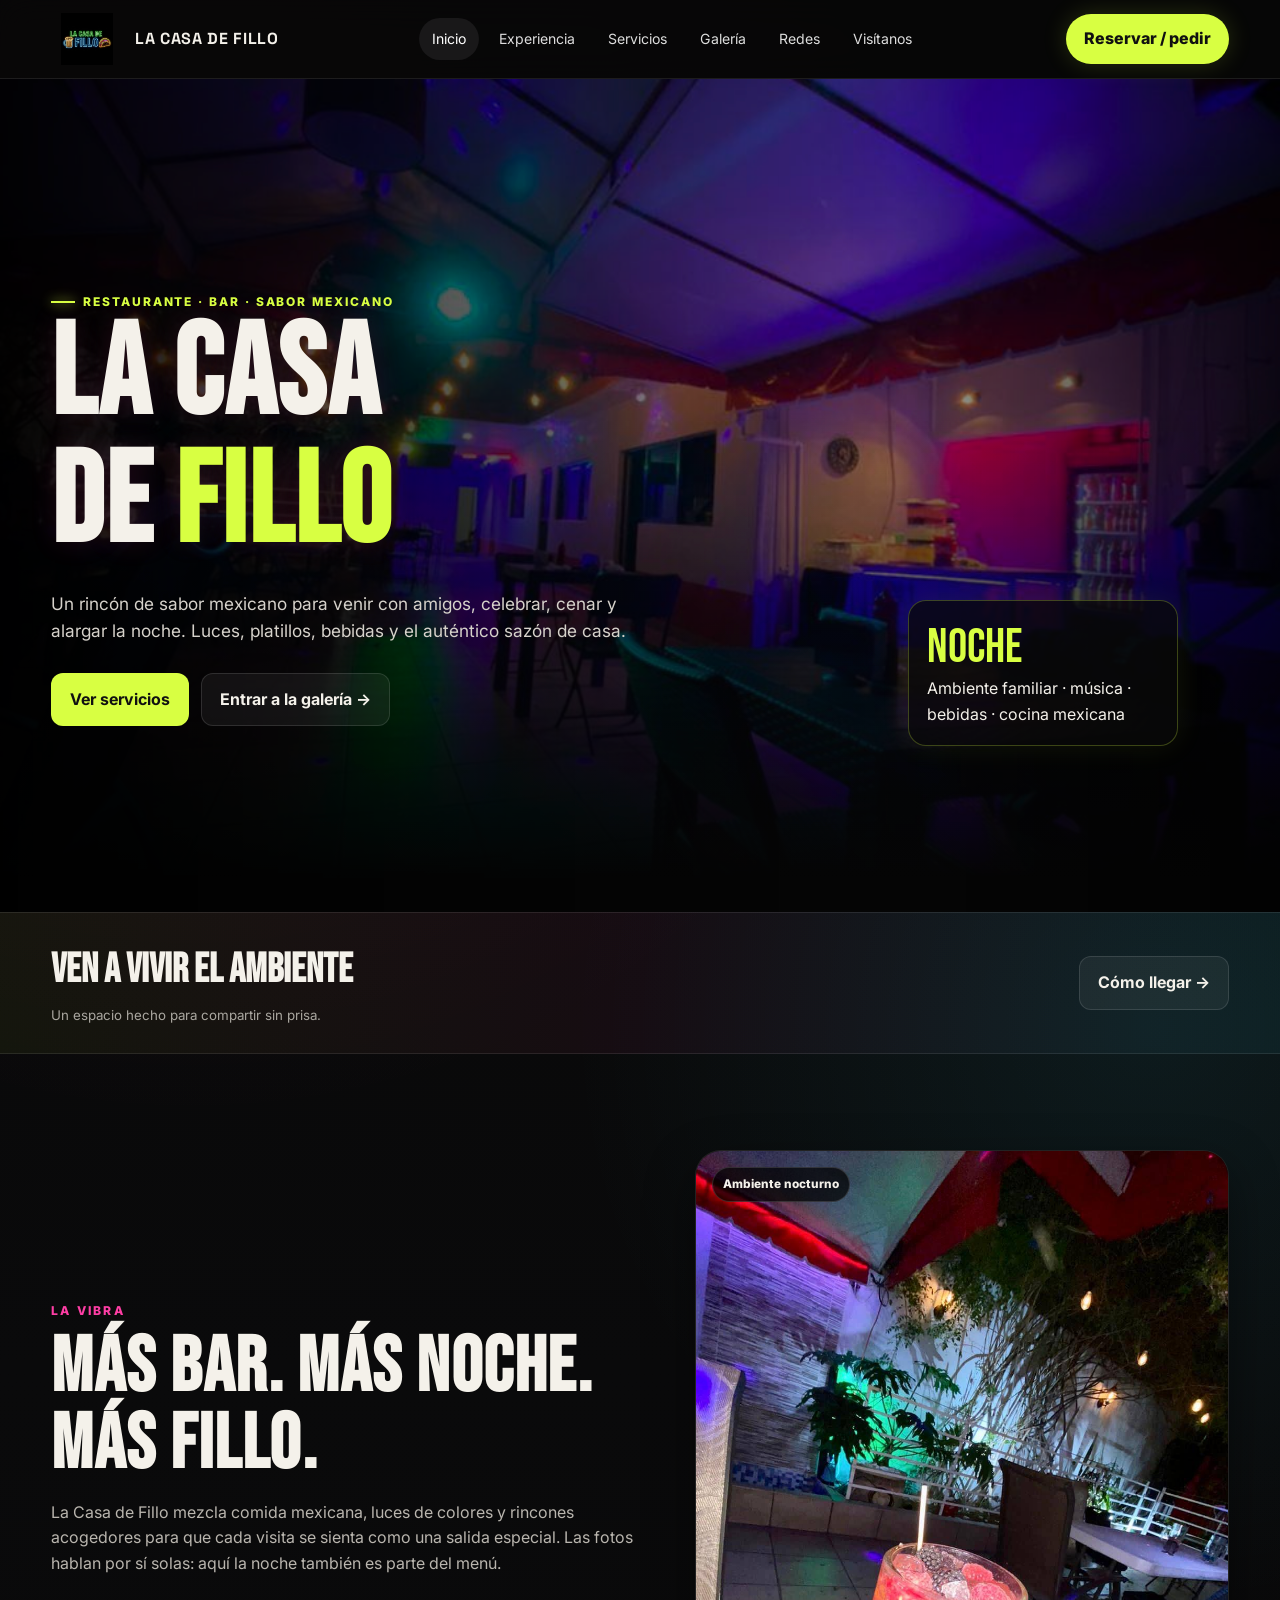
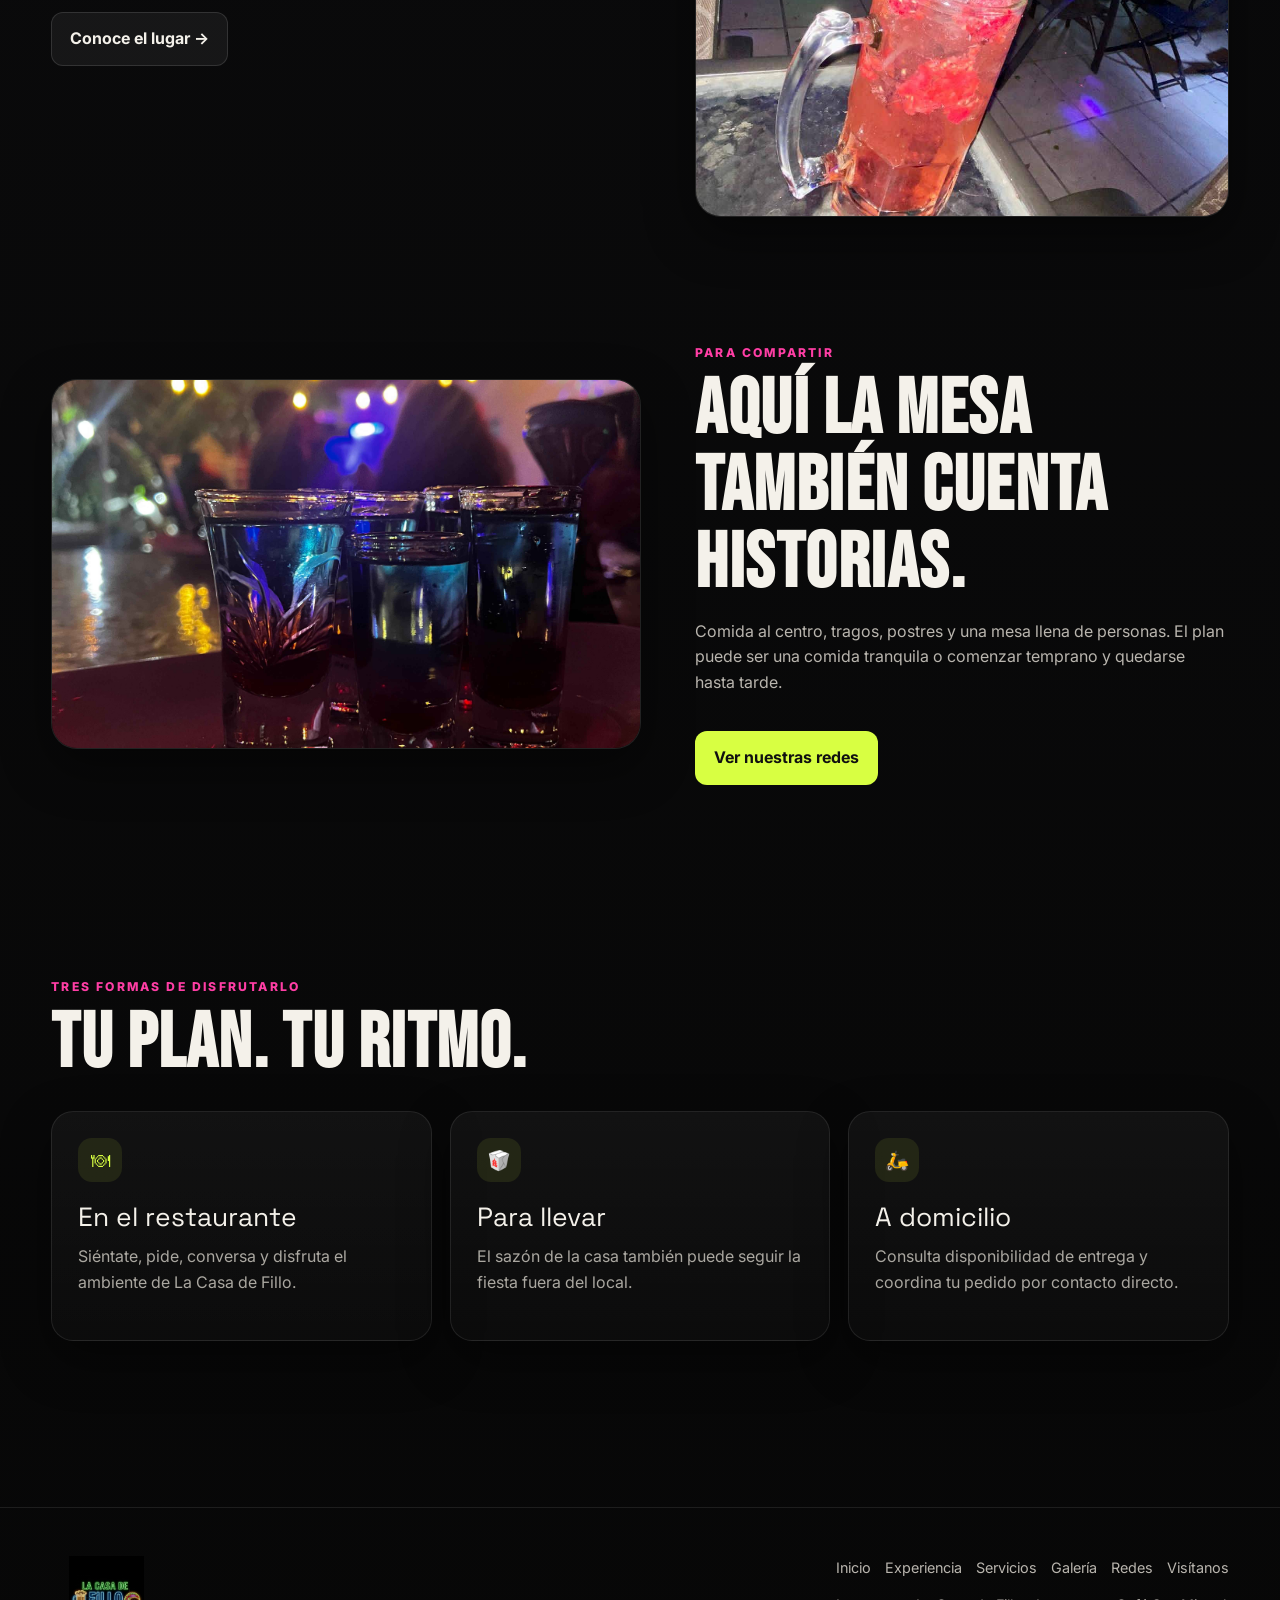
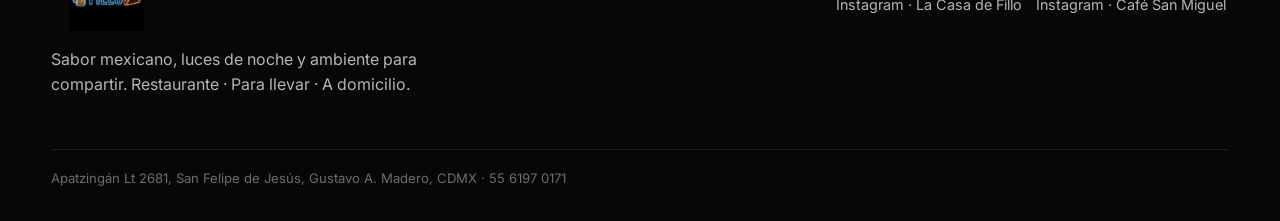
<file: index.html>
<!doctype html><html lang="es"><head><meta charset="UTF-8"><meta name="viewport" content="width=device-width, initial-scale=1.0"><meta name="theme-color" content="#070707"><title>Inicio · La Casa de Fillo</title><link rel="stylesheet" href="assets/styles.css"></head><body><header class="nav"><div class="container nav-inner"><a class="brand" href="index.html"><img src="assets/IMG-20261004-WA0051.jpg" alt="La Casa de Fillo"><span>LA CASA DE FILLO</span></a><button class="menu-toggle" aria-label="Abrir menú">☰</button><nav class="nav-links"><a href="index.html" class="active">Inicio</a><a href="experiencia.html" class="">Experiencia</a><a href="servicios.html" class="">Servicios</a><a href="galeria.html" class="">Galería</a><a href="redes.html" class="">Redes</a><a href="contacto.html" class="">Visítanos</a></nav><a class="cta" href="https://wa.me/525561970171" target="_blank" rel="noopener">Reservar / pedir</a></div></header>
<section class="hero"><div class="hero-bg"></div><div class="container" style="position:relative;z-index:2"><div class="hero-content"><div class="eyebrow">Restaurante · Bar · Sabor mexicano</div><h1 class="display">LA CASA<br>DE <span class="accent">FILLO</span></h1><p class="lead">Un rincón de sabor mexicano para venir con amigos, celebrar, cenar y alargar la noche. Luces, platillos, bebidas y el auténtico sazón de casa.</p><div class="hero-actions"><a class="btn btn-neon" href="servicios.html">Ver servicios</a><a class="btn" href="galeria.html">Entrar a la galería →</a></div></div><div class="floating-note"><div class="big">NOCHE</div><div>Ambiente familiar · música · bebidas · cocina mexicana</div></div></div></section>
<div class="band"><div class="container band-inner"><div><strong>VEN A VIVIR EL AMBIENTE</strong><div><small>Un espacio hecho para compartir sin prisa.</small></div></div><a class="btn" href="contacto.html">Cómo llegar →</a></div></div>
<section><div class="container split"><div><div class="section-kicker">La vibra</div><h2 class="section-title">Más bar. Más noche. Más Fillo.</h2><p class="section-copy">La Casa de Fillo mezcla comida mexicana, luces de colores y rincones acogedores para que cada visita se sienta como una salida especial. Las fotos hablan por sí solas: aquí la noche también es parte del menú.</p><div style="height:20px"></div><a class="btn" href="experiencia.html">Conoce el lugar →</a></div><div class="image-card tall"><span class="tag">Ambiente nocturno</span><img src="assets/IMG-20261004-WA0048.jpg" alt="Bebida y ambiente nocturno en La Casa de Fillo"></div></div></section>
<section style="padding-top:30px"><div class="container"><div class="split"><div class="image-card land"><img src="assets/IMG-20261004-WA0044.jpg" alt="Bebidas en mesa con luces del local"></div><div><div class="section-kicker">Para compartir</div><h2 class="section-title">Aquí la mesa también cuenta historias.</h2><p class="section-copy">Comida al centro, tragos, postres y una mesa llena de personas. El plan puede ser una comida tranquila o comenzar temprano y quedarse hasta tarde.</p><div style="height:20px"></div><a class="btn btn-neon" href="redes.html">Ver nuestras redes</a></div></div></div></section>
<section><div class="container"><div class="section-kicker">Tres formas de disfrutarlo</div><h2 class="section-title">TU PLAN. TU RITMO.</h2><div style="height:28px"></div><div class="cards"><article class="card"><div class="icon">🍽</div><h3>En el restaurante</h3><p>Siéntate, pide, conversa y disfruta el ambiente de La Casa de Fillo.</p></article><article class="card"><div class="icon">🥡</div><h3>Para llevar</h3><p>El sazón de la casa también puede seguir la fiesta fuera del local.</p></article><article class="card"><div class="icon">🛵</div><h3>A domicilio</h3><p>Consulta disponibilidad de entrega y coordina tu pedido por contacto directo.</p></article></div></div></section>
<footer class="footer"><div class="container"><div class="footer-top"><div><img src="assets/IMG-20261004-WA0051.jpg" alt="La Casa de Fillo"><p class="section-copy" style="max-width:430px;margin-top:8px">Sabor mexicano, luces de noche y ambiente para compartir. Restaurante · Para llevar · A domicilio.</p></div><div><div class="footer-nav"><a href="index.html">Inicio</a><a href="experiencia.html">Experiencia</a><a href="servicios.html">Servicios</a><a href="galeria.html">Galería</a><a href="redes.html">Redes</a><a href="contacto.html">Visítanos</a></div><div class="footer-nav" style="margin-top:14px"><a href="https://www.instagram.com/lacasadefillo/" target="_blank" rel="noopener">Instagram · La Casa de Fillo</a><a href="https://www.instagram.com/cafedesanmiguel/" target="_blank" rel="noopener">Instagram · Café San Miguel</a></div></div></div><div class="footnote">Apatzingán Lt 2681, San Felipe de Jesús, Gustavo A. Madero, CDMX · 55 6197 0171</div></div></footer><script src="assets/app.js"></script></body></html>
</file>
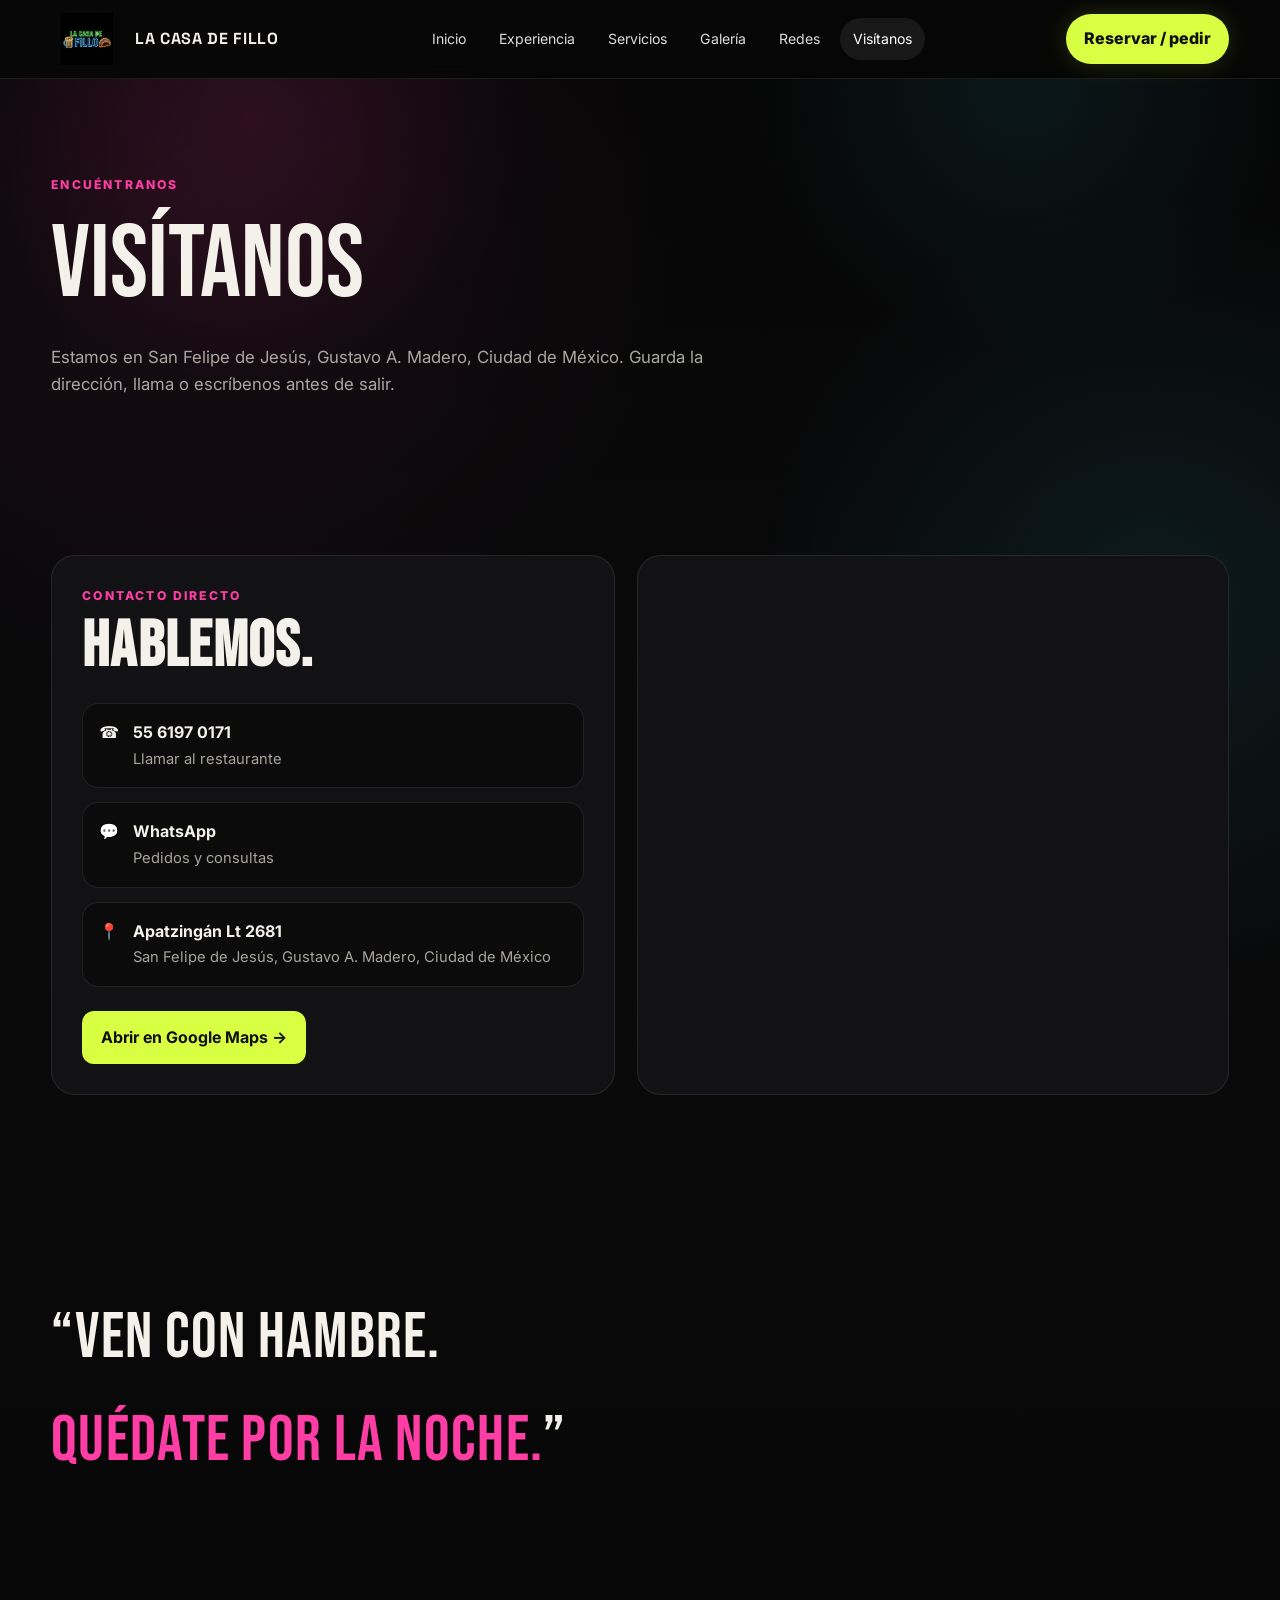
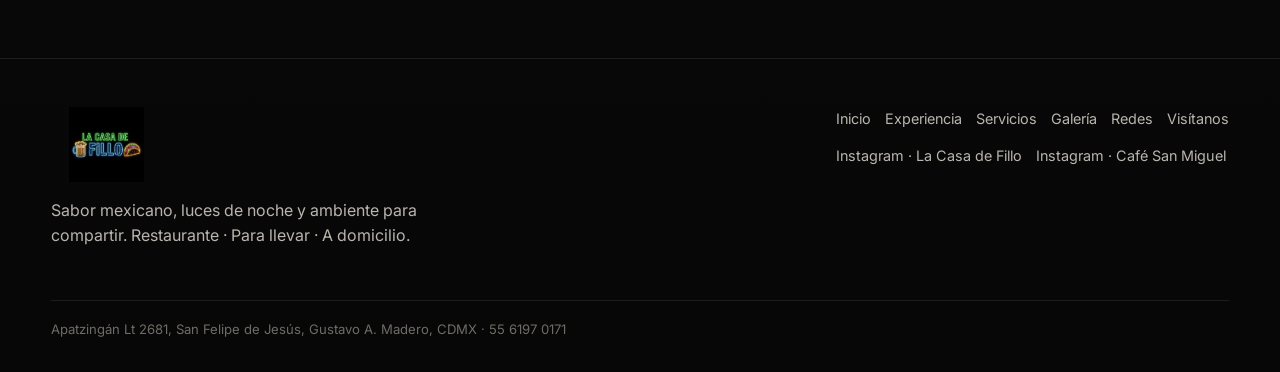
<file: contacto.html>
<!doctype html><html lang="es"><head><meta charset="UTF-8"><meta name="viewport" content="width=device-width, initial-scale=1.0"><meta name="theme-color" content="#070707"><title>Contacto y ubicación · La Casa de Fillo</title><link rel="stylesheet" href="assets/styles.css"></head><body><header class="nav"><div class="container nav-inner"><a class="brand" href="index.html"><img src="assets/IMG-20261004-WA0051.jpg" alt="La Casa de Fillo"><span>LA CASA DE FILLO</span></a><button class="menu-toggle" aria-label="Abrir menú">☰</button><nav class="nav-links"><a href="index.html" class="">Inicio</a><a href="experiencia.html" class="">Experiencia</a><a href="servicios.html" class="">Servicios</a><a href="galeria.html" class="">Galería</a><a href="redes.html" class="">Redes</a><a href="contacto.html" class="active">Visítanos</a></nav><a class="cta" href="https://wa.me/525561970171" target="_blank" rel="noopener">Reservar / pedir</a></div></header><header class="page-head"><div class="container"><div class="section-kicker">Encuéntranos</div><h1>VISÍTANOS</h1><p>Estamos en San Felipe de Jesús, Gustavo A. Madero, Ciudad de México. Guarda la dirección, llama o escríbenos antes de salir.</p></div></header><section><div class="container contact-grid"><div class="contact-card"><div class="section-kicker">Contacto directo</div><h2 class="section-title" style="font-size:4rem">HABLEMOS.</h2><div class="contact-list"><a class="contact-item" href="tel:+525561970171"><div>☎️</div><div><strong>55 6197 0171</strong><span>Llamar al restaurante</span></div></a><a class="contact-item" href="https://wa.me/525561970171" target="_blank" rel="noopener"><div>💬</div><div><strong>WhatsApp</strong><span>Pedidos y consultas</span></div></a><div class="contact-item"><div>📍</div><div><strong>Apatzingán Lt 2681</strong><span>San Felipe de Jesús, Gustavo A. Madero, Ciudad de México</span></div></div></div><a class="btn btn-neon" href="https://www.google.com/maps/search/?api=1&query=Apatzingan%20Lt%202681%2C%20San%20Felipe%20de%20Jesus%2C%20Gustavo%20A.%20Madero%2C%20Ciudad%20de%20Mexico" target="_blank" rel="noopener">Abrir en Google Maps →</a></div><div class="contact-card mapbox"><iframe title="Mapa de La Casa de Fillo" loading="lazy" src="https://www.google.com/maps?q=Apatzingan+Lt+2681,+San+Felipe+de+Jesus,+Gustavo+A.+Madero,+Ciudad+de+Mexico&output=embed"></iframe></div></div></section><section><div class="container"><div class="quote">“VEN CON HAMBRE.<br><span>QUÉDATE POR LA NOCHE.</span>”</div></div></section><footer class="footer"><div class="container"><div class="footer-top"><div><img src="assets/IMG-20261004-WA0051.jpg" alt="La Casa de Fillo"><p class="section-copy" style="max-width:430px;margin-top:8px">Sabor mexicano, luces de noche y ambiente para compartir. Restaurante · Para llevar · A domicilio.</p></div><div><div class="footer-nav"><a href="index.html">Inicio</a><a href="experiencia.html">Experiencia</a><a href="servicios.html">Servicios</a><a href="galeria.html">Galería</a><a href="redes.html">Redes</a><a href="contacto.html">Visítanos</a></div><div class="footer-nav" style="margin-top:14px"><a href="https://www.instagram.com/lacasadefillo/" target="_blank" rel="noopener">Instagram · La Casa de Fillo</a><a href="https://www.instagram.com/cafedesanmiguel/" target="_blank" rel="noopener">Instagram · Café San Miguel</a></div></div></div><div class="footnote">Apatzingán Lt 2681, San Felipe de Jesús, Gustavo A. Madero, CDMX · 55 6197 0171</div></div></footer><script src="assets/app.js"></script></body></html>
</file>
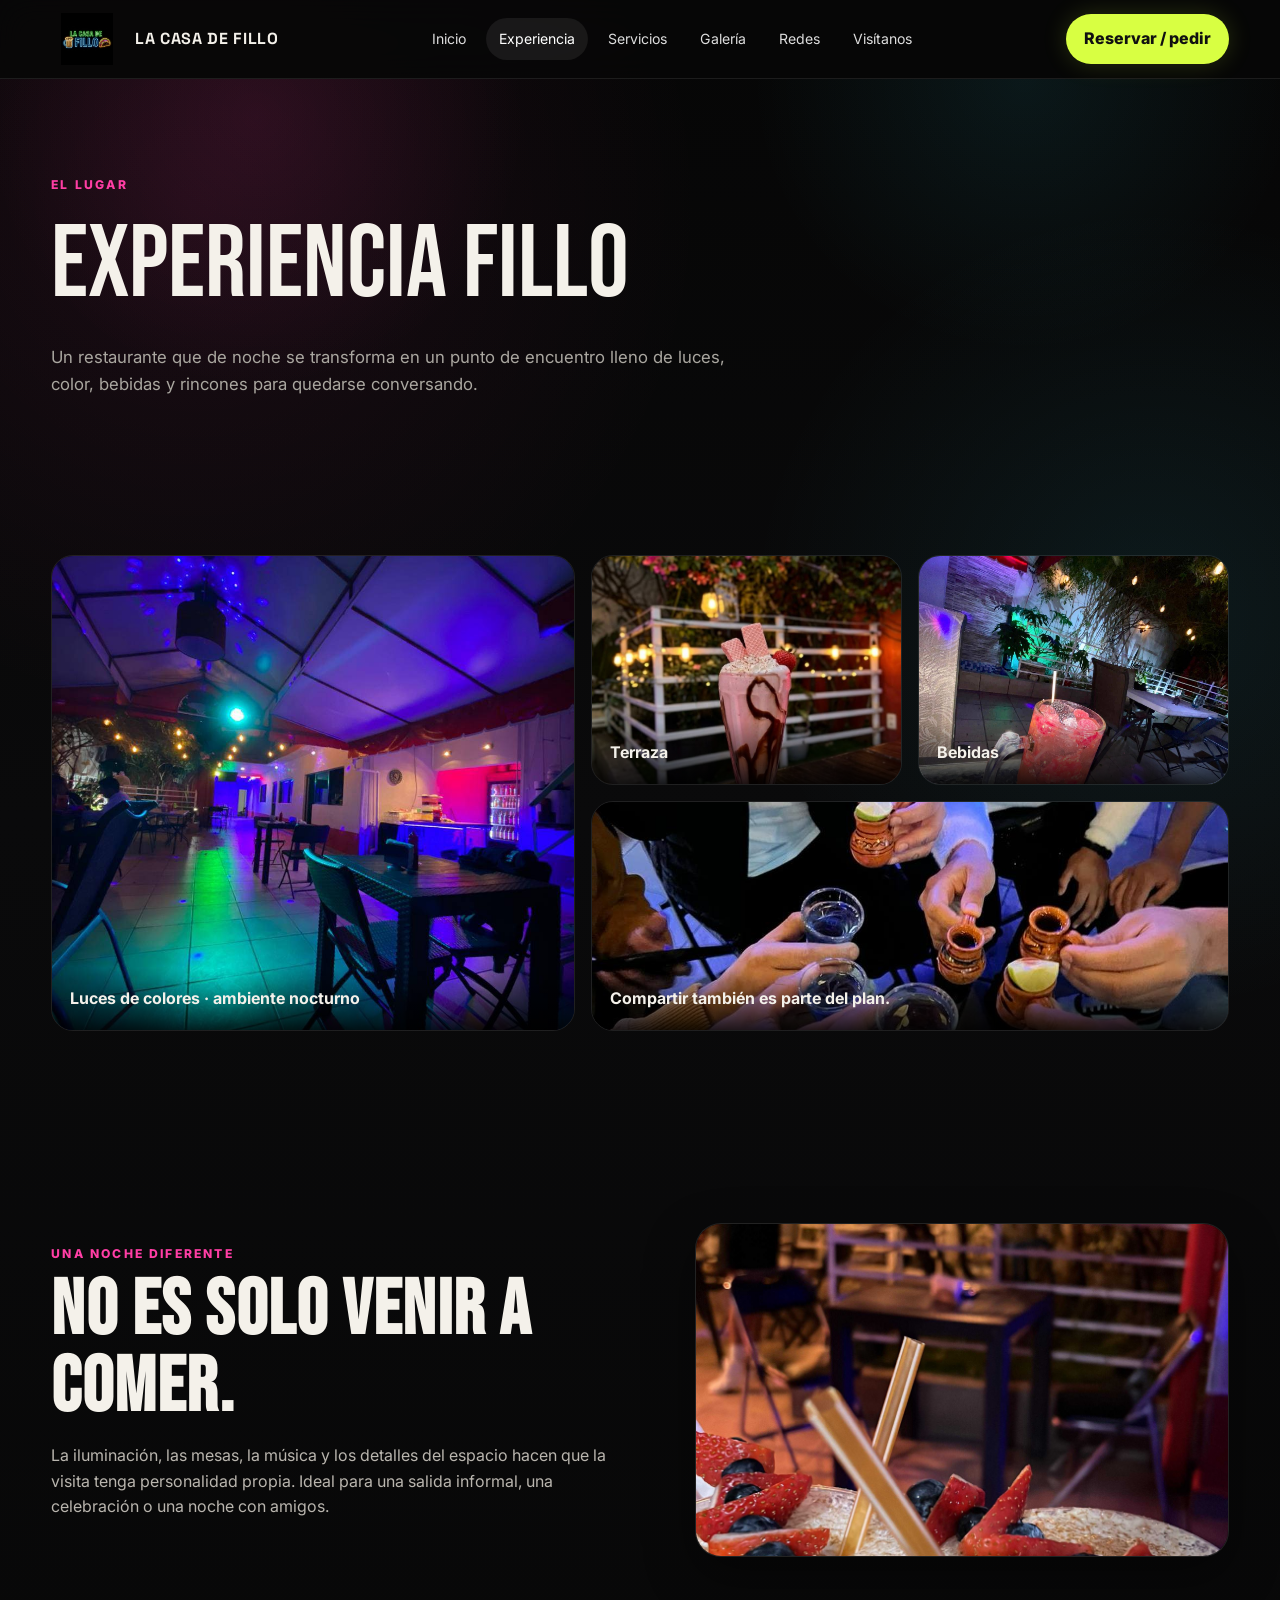
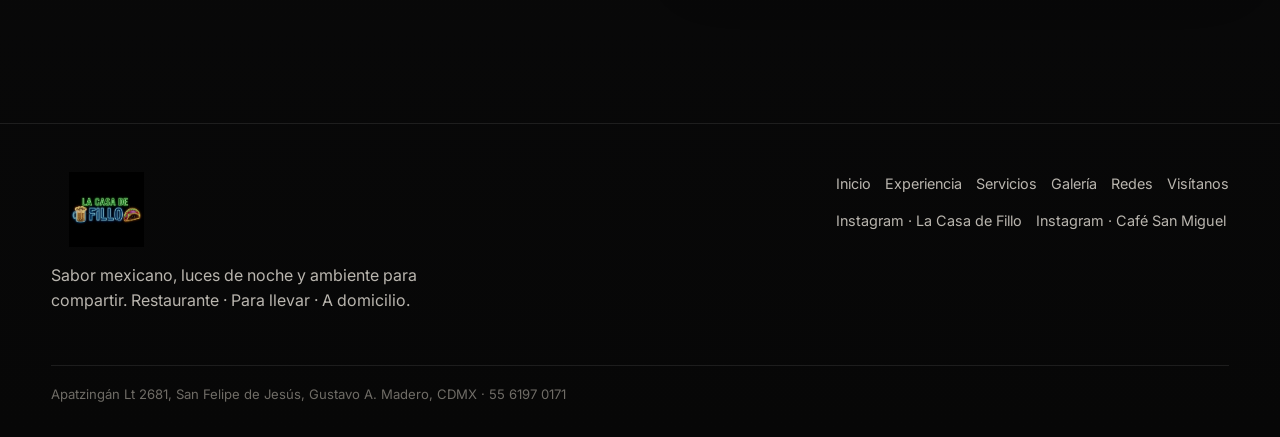
<file: experiencia.html>
<!doctype html><html lang="es"><head><meta charset="UTF-8"><meta name="viewport" content="width=device-width, initial-scale=1.0"><meta name="theme-color" content="#070707"><title>Experiencia · La Casa de Fillo</title><link rel="stylesheet" href="assets/styles.css"></head><body><header class="nav"><div class="container nav-inner"><a class="brand" href="index.html"><img src="assets/IMG-20261004-WA0051.jpg" alt="La Casa de Fillo"><span>LA CASA DE FILLO</span></a><button class="menu-toggle" aria-label="Abrir menú">☰</button><nav class="nav-links"><a href="index.html" class="">Inicio</a><a href="experiencia.html" class="active">Experiencia</a><a href="servicios.html" class="">Servicios</a><a href="galeria.html" class="">Galería</a><a href="redes.html" class="">Redes</a><a href="contacto.html" class="">Visítanos</a></nav><a class="cta" href="https://wa.me/525561970171" target="_blank" rel="noopener">Reservar / pedir</a></div></header><header class="page-head"><div class="container"><div class="section-kicker">El lugar</div><h1>EXPERIENCIA FILLO</h1><p>Un restaurante que de noche se transforma en un punto de encuentro lleno de luces, color, bebidas y rincones para quedarse conversando.</p></div></header><section><div class="container"><div class="mosaic"><div class="tile span2"><img src="assets/IMG-20261004-WA0043.jpg" alt="Salón iluminado de noche"><div class="overlay">Luces de colores · ambiente nocturno</div></div><div class="tile"><img src="assets/IMG-20261004-WA0042.jpg" alt="Mesa al aire libre"><div class="overlay">Terraza</div></div><div class="tile"><img src="assets/IMG-20261004-WA0048.jpg" alt="Bebida en el local"><div class="overlay">Bebidas</div></div><div class="tile wide"><img src="assets/IMG-20261004-WA0046.jpg" alt="Grupo compartiendo"><div class="overlay">Compartir también es parte del plan.</div></div></div></div></section><section><div class="container split"><div><div class="section-kicker">Una noche diferente</div><h2 class="section-title">No es solo venir a comer.</h2><p class="section-copy">La iluminación, las mesas, la música y los detalles del espacio hacen que la visita tenga personalidad propia. Ideal para una salida informal, una celebración o una noche con amigos.</p></div><div class="image-card land"><img src="assets/IMG-20261004-WA0047.jpg" alt="Bebidas y mesa en terraza"></div></div></section><footer class="footer"><div class="container"><div class="footer-top"><div><img src="assets/IMG-20261004-WA0051.jpg" alt="La Casa de Fillo"><p class="section-copy" style="max-width:430px;margin-top:8px">Sabor mexicano, luces de noche y ambiente para compartir. Restaurante · Para llevar · A domicilio.</p></div><div><div class="footer-nav"><a href="index.html">Inicio</a><a href="experiencia.html">Experiencia</a><a href="servicios.html">Servicios</a><a href="galeria.html">Galería</a><a href="redes.html">Redes</a><a href="contacto.html">Visítanos</a></div><div class="footer-nav" style="margin-top:14px"><a href="https://www.instagram.com/lacasadefillo/" target="_blank" rel="noopener">Instagram · La Casa de Fillo</a><a href="https://www.instagram.com/cafedesanmiguel/" target="_blank" rel="noopener">Instagram · Café San Miguel</a></div></div></div><div class="footnote">Apatzingán Lt 2681, San Felipe de Jesús, Gustavo A. Madero, CDMX · 55 6197 0171</div></div></footer><script src="assets/app.js"></script></body></html>
</file>
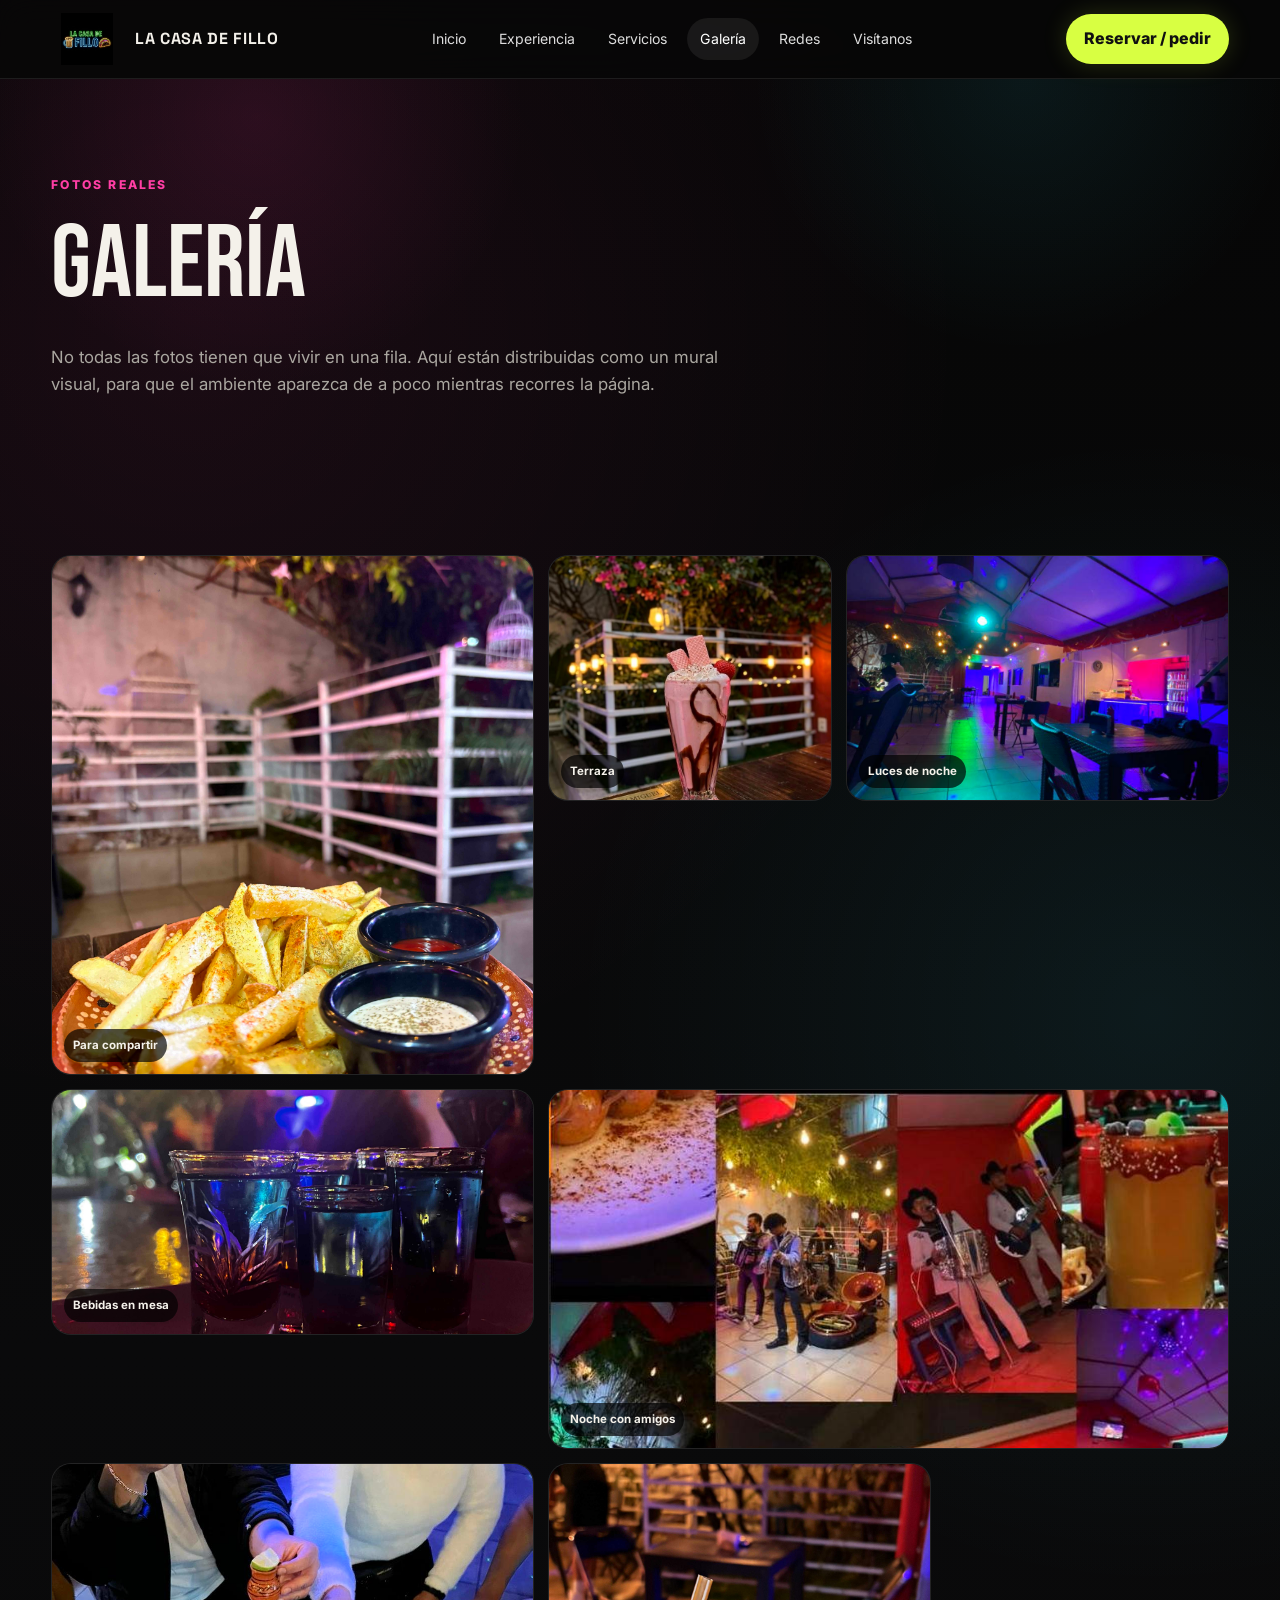
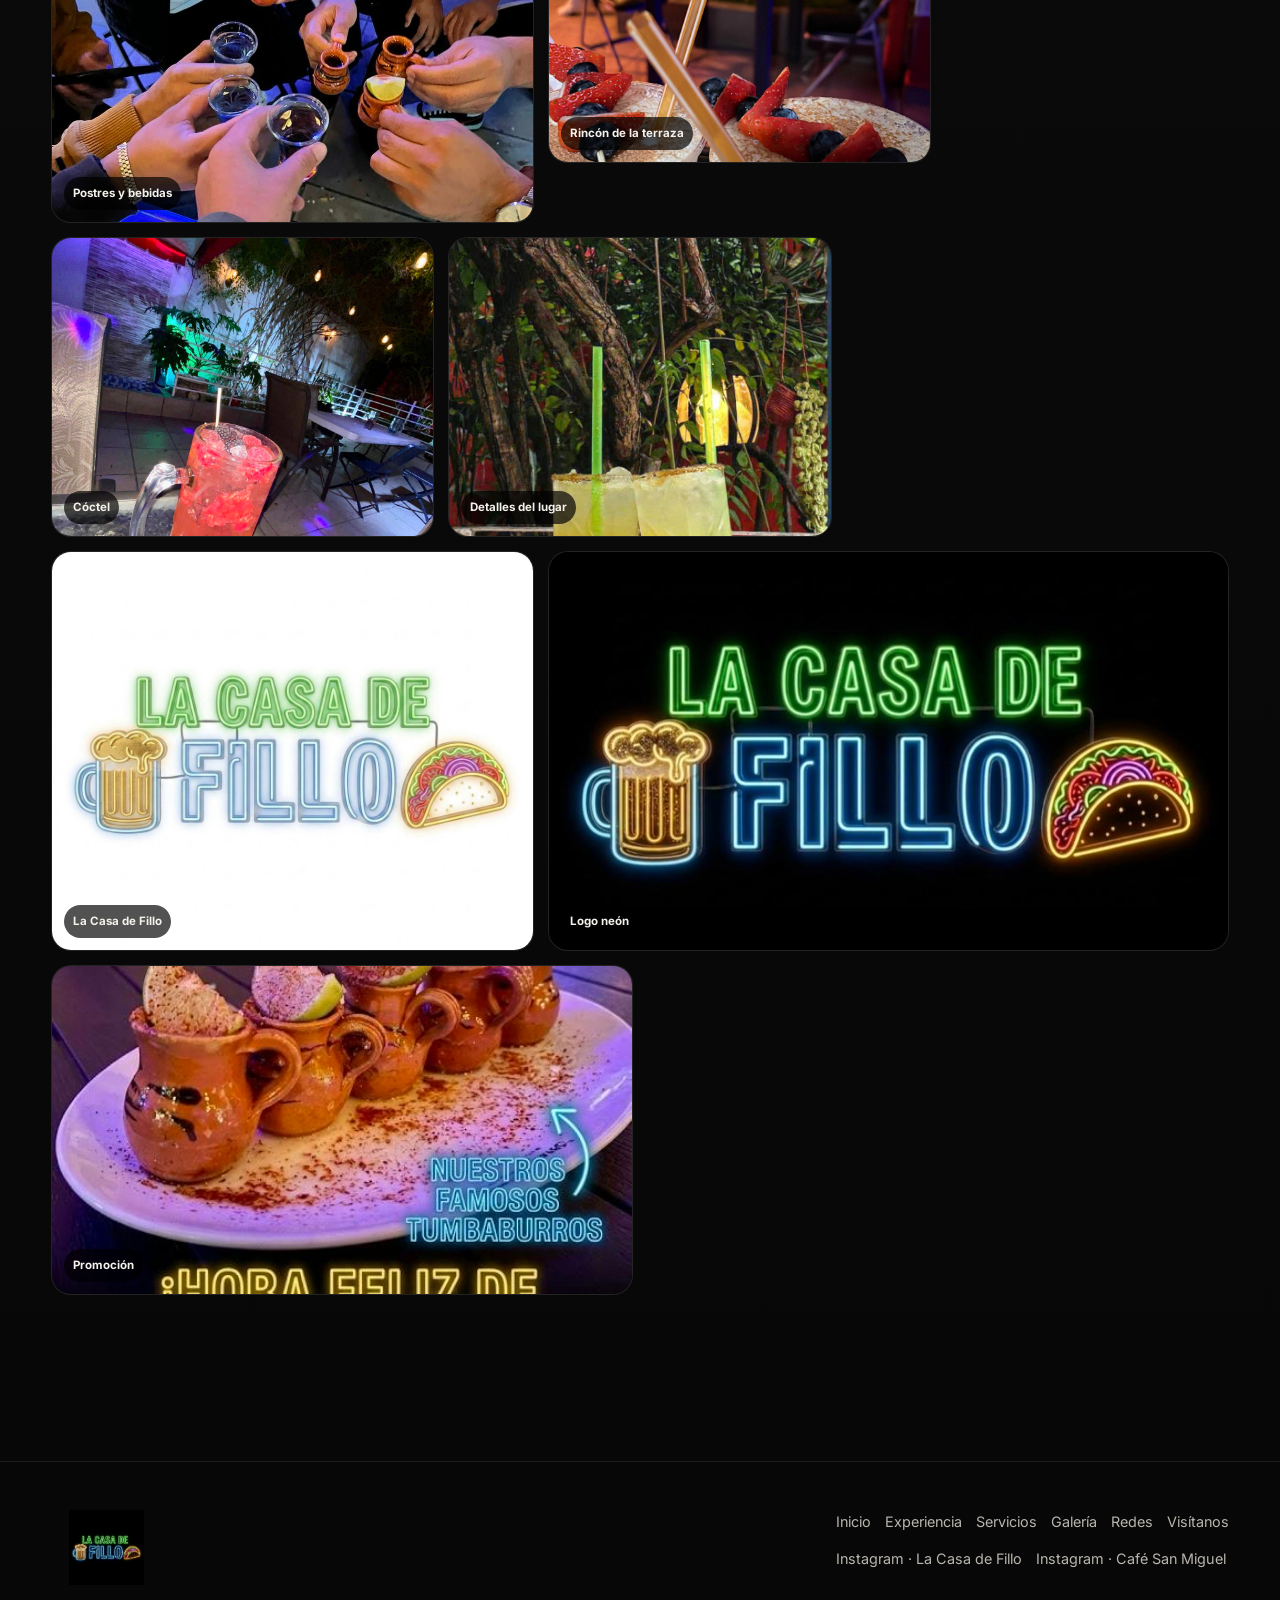
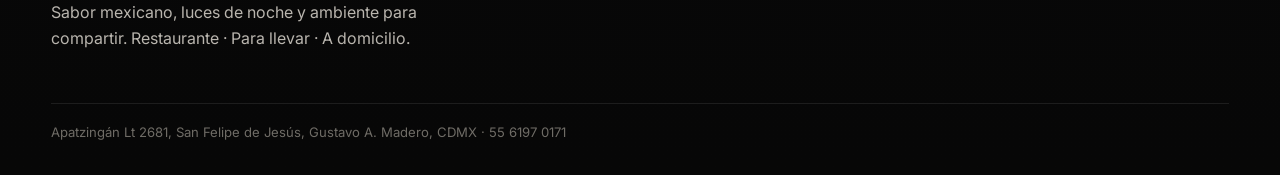
<file: galeria.html>
<!doctype html><html lang="es"><head><meta charset="UTF-8"><meta name="viewport" content="width=device-width, initial-scale=1.0"><meta name="theme-color" content="#070707"><title>Galería · La Casa de Fillo</title><link rel="stylesheet" href="assets/styles.css"></head><body><header class="nav"><div class="container nav-inner"><a class="brand" href="index.html"><img src="assets/IMG-20261004-WA0051.jpg" alt="La Casa de Fillo"><span>LA CASA DE FILLO</span></a><button class="menu-toggle" aria-label="Abrir menú">☰</button><nav class="nav-links"><a href="index.html" class="">Inicio</a><a href="experiencia.html" class="">Experiencia</a><a href="servicios.html" class="">Servicios</a><a href="galeria.html" class="active">Galería</a><a href="redes.html" class="">Redes</a><a href="contacto.html" class="">Visítanos</a></nav><a class="cta" href="https://wa.me/525561970171" target="_blank" rel="noopener">Reservar / pedir</a></div></header><header class="page-head"><div class="container"><div class="section-kicker">Fotos reales</div><h1>GALERÍA</h1><p>No todas las fotos tienen que vivir en una fila. Aquí están distribuidas como un mural visual, para que el ambiente aparezca de a poco mientras recorres la página.</p></div></header><section><div class="container"><div class="gallery"><figure class="g-1" data-lightbox data-src="</figcaption></figure><figure class="g-2" data-lightbox data-src="assets/IMG-20261004-WA0041.jpg"><img src="assets/IMG-20261004-WA0041.jpg" alt="Para compartir"><figcaption>Para compartir</figcaption></figure><figure class="g-3" data-lightbox data-src="assets/IMG-20261004-WA0042.jpg"><img src="assets/IMG-20261004-WA0042.jpg" alt="Terraza"><figcaption>Terraza</figcaption></figure><figure class="g-4" data-lightbox data-src="assets/IMG-20261004-WA0043.jpg"><img src="assets/IMG-20261004-WA0043.jpg" alt="Luces de noche"><figcaption>Luces de noche</figcaption></figure><figure class="g-5" data-lightbox data-src="assets/IMG-20261004-WA0044.jpg"><img src="assets/IMG-20261004-WA0044.jpg" alt="Bebidas en mesa"><figcaption>Bebidas en mesa</figcaption></figure><figure class="g-6" data-lightbox data-src="assets/IMG-20261004-WA0045.jpg"><img src="assets/IMG-20261004-WA0045.jpg" alt="Noche con amigos"><figcaption>Noche con amigos</figcaption></figure><figure class="g-7" data-lightbox data-src="assets/IMG-20261004-WA0046.jpg"><img src="assets/IMG-20261004-WA0046.jpg" alt="Postres y bebidas"><figcaption>Postres y bebidas</figcaption></figure><figure class="g-8" data-lightbox data-src="assets/IMG-20261004-WA0047.jpg"><img src="assets/IMG-20261004-WA0047.jpg" alt="Rincón de la terraza"><figcaption>Rincón de la terraza</figcaption></figure><figure class="g-9" data-lightbox data-src="assets/IMG-20261004-WA0048.jpg"><img src="assets/IMG-20261004-WA0048.jpg" alt="Cóctel"><figcaption>Cóctel</figcaption></figure><figure class="g-10" data-lightbox data-src="assets/IMG-20261004-WA0049.jpg"><img src="assets/IMG-20261004-WA0049.jpg" alt="Detalles del lugar"><figcaption>Detalles del lugar</figcaption></figure><figure class="g-11" data-lightbox data-src="assets/IMG-20261004-WA0050.jpg"><img src="assets/IMG-20261004-WA0050.jpg" alt="La Casa de Fillo"><figcaption>La Casa de Fillo</figcaption></figure><figure class="g-12" data-lightbox data-src="assets/IMG-20261004-WA0051.jpg"><img src="assets/IMG-20261004-WA0051.jpg" alt="Logo neón"><figcaption>Logo neón</figcaption></figure><figure class="g-13" data-lightbox data-src="assets/IMG-20261004-WA0054.jpg"><img src="assets/IMG-20261004-WA0054.jpg" alt="Promoción"><figcaption>Promoción</figcaption></figure></div></div></section><div class="lightbox"><button class="close" aria-label="Cerrar">×</button><img alt="Foto ampliada"></div><footer class="footer"><div class="container"><div class="footer-top"><div><img src="assets/IMG-20261004-WA0051.jpg" alt="La Casa de Fillo"><p class="section-copy" style="max-width:430px;margin-top:8px">Sabor mexicano, luces de noche y ambiente para compartir. Restaurante · Para llevar · A domicilio.</p></div><div><div class="footer-nav"><a href="index.html">Inicio</a><a href="experiencia.html">Experiencia</a><a href="servicios.html">Servicios</a><a href="galeria.html">Galería</a><a href="redes.html">Redes</a><a href="contacto.html">Visítanos</a></div><div class="footer-nav" style="margin-top:14px"><a href="https://www.instagram.com/lacasadefillo/" target="_blank" rel="noopener">Instagram · La Casa de Fillo</a><a href="https://www.instagram.com/cafedesanmiguel/" target="_blank" rel="noopener">Instagram · Café San Miguel</a></div></div></div><div class="footnote">Apatzingán Lt 2681, San Felipe de Jesús, Gustavo A. Madero, CDMX · 55 6197 0171</div></div></footer><script src="assets/app.js"></script></body></html>
</file>
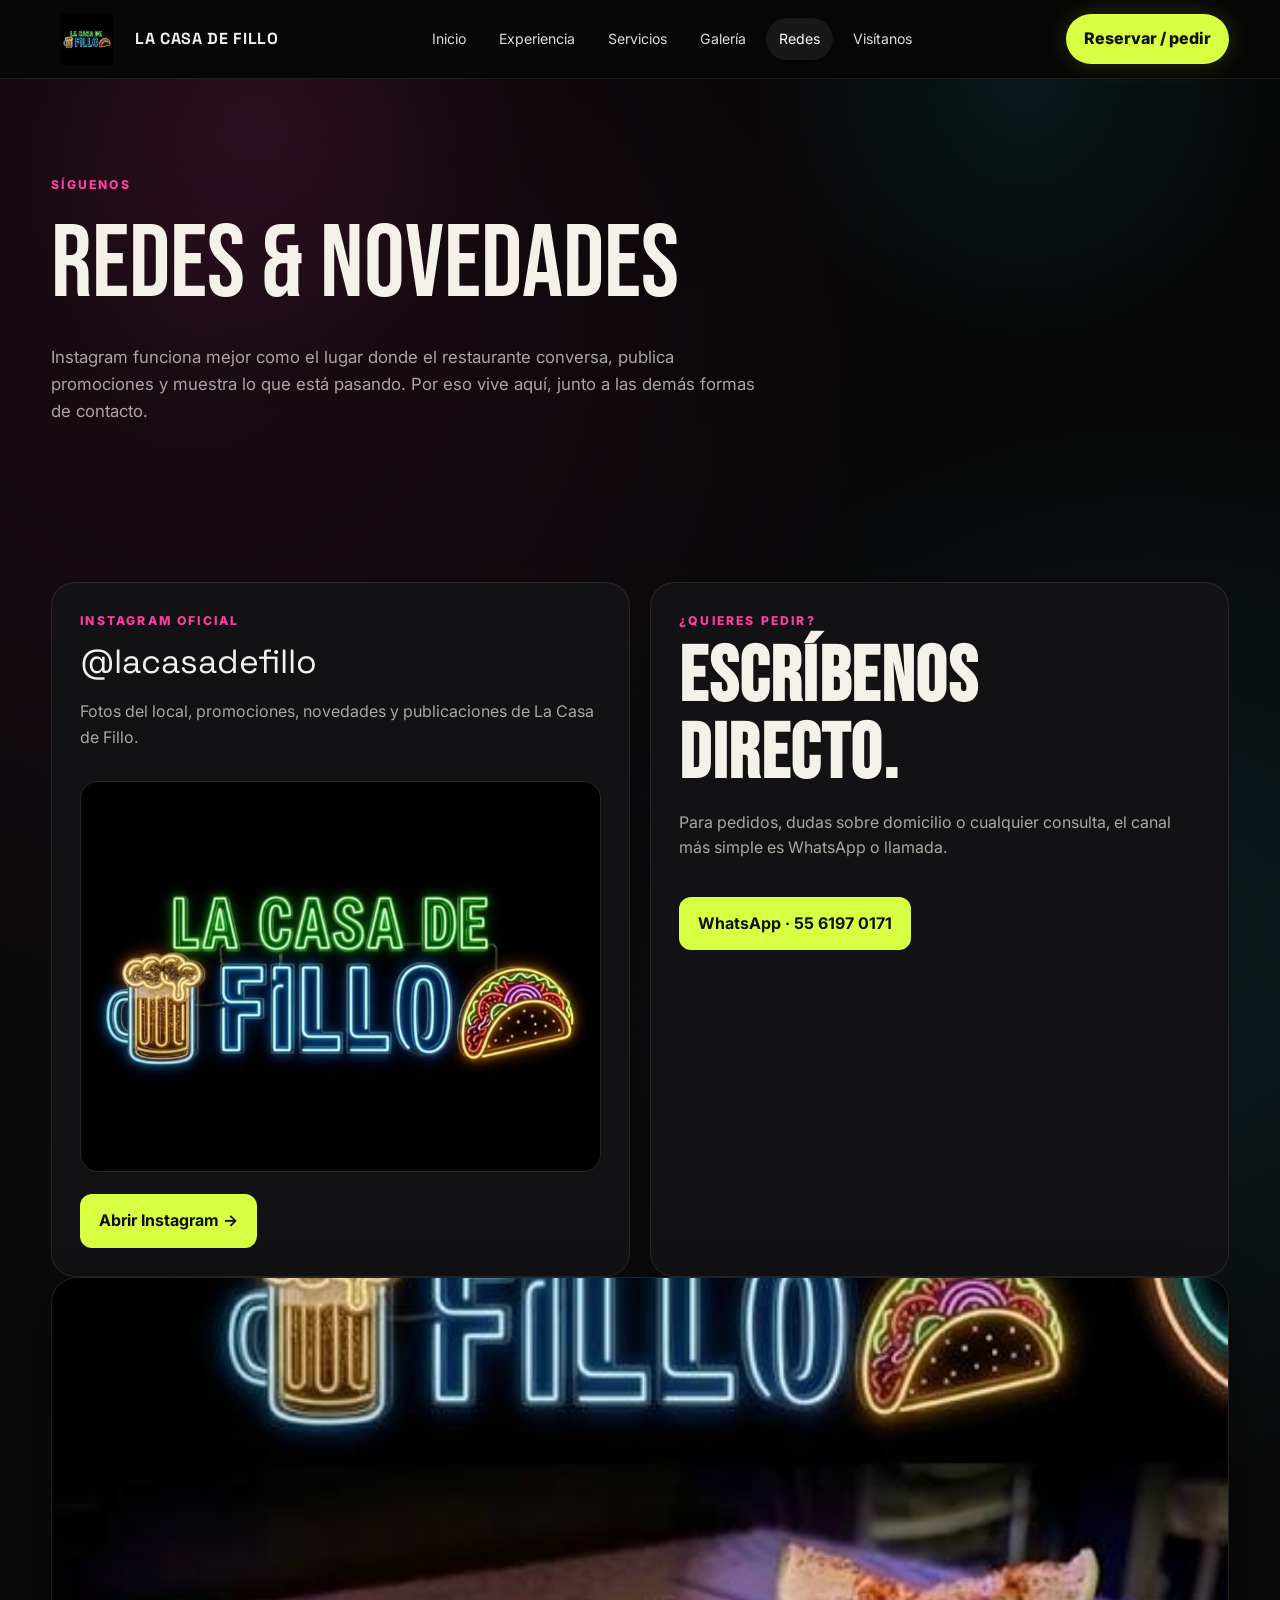
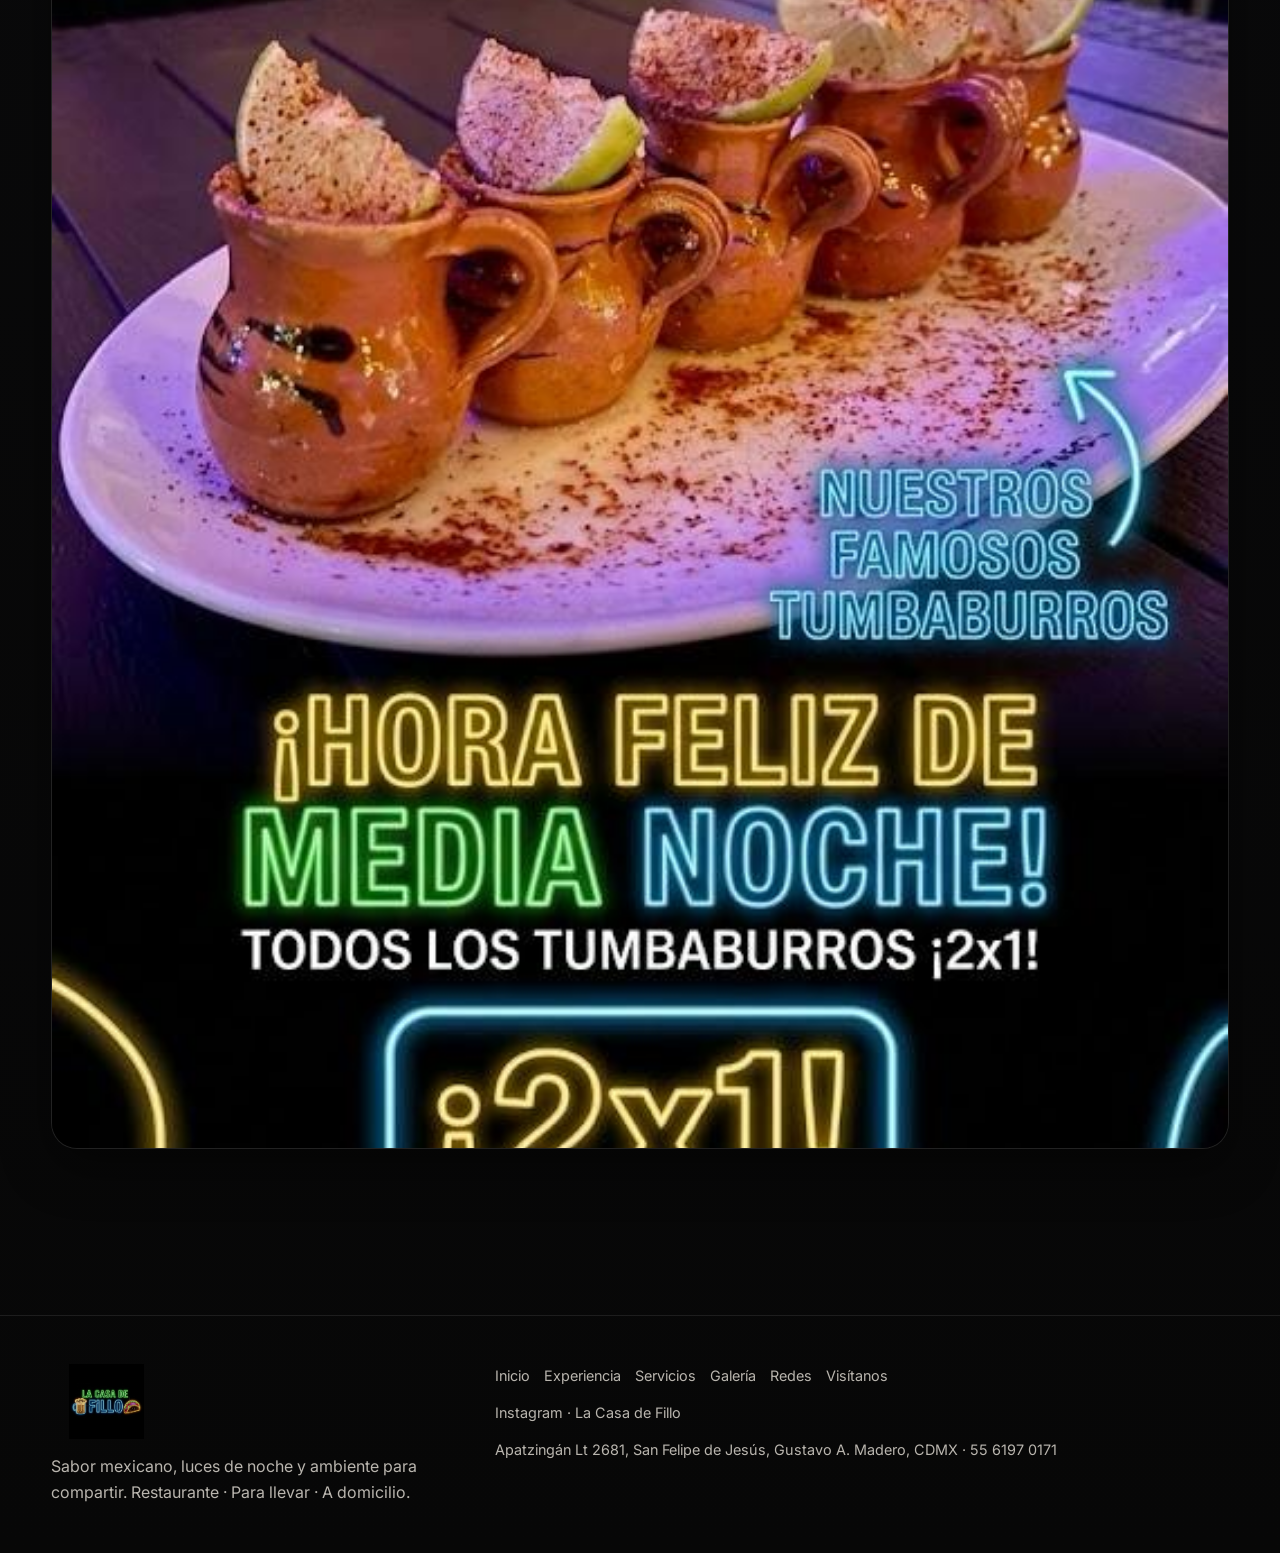
<file: redes.html>
<!doctype html><html lang="es"><head><meta charset="UTF-8"><meta name="viewport" content="width=device-width, initial-scale=1.0"><meta name="theme-color" content="#070707"><title>Redes sociales · La Casa de Fillo</title><link rel="stylesheet" href="assets/styles.css"></head><body><header class="nav"><div class="container nav-inner"><a class="brand" href="index.html"><img src="assets/IMG-20261004-WA0051.jpg" alt="La Casa de Fillo"><span>LA CASA DE FILLO</span></a><button class="menu-toggle" aria-label="Abrir menú">☰</button><nav class="nav-links"><a href="index.html" class="">Inicio</a><a href="experiencia.html" class="">Experiencia</a><a href="servicios.html" class="">Servicios</a><a href="galeria.html" class="">Galería</a><a href="redes.html" class="active">Redes</a><a href="contacto.html" class="">Visítanos</a></nav><a class="cta" href="https://wa.me/525561970171" target="_blank" rel="noopener">Reservar / pedir</a></div></header><header class="page-head"><div class="container"><div class="section-kicker">Síguenos</div><h1>REDES & NOVEDADES</h1><p>Instagram funciona mejor como el lugar donde el restaurante conversa, publica promociones y muestra lo que está pasando. Por eso vive aquí, junto a las demás formas de contacto.</p></div></header><section><div class="container"><div class="social-grid"><article class="social-card"><div class="section-kicker">Instagram oficial</div><div class="handle">@lacasadefillo</div><p>Fotos del local, promociones, novedades y publicaciones de La Casa de Fillo.</p><img class="mini" src="assets/IMG-20261004-WA0051.jpg" alt="Logo neón de La Casa de Fillo"><a class="btn btn-neon" href="https://www.instagram.com/lacasadefillo/" target="_blank" rel="noopener">Abrir Instagram →</a></article><article class="social-card"><div class="section-kicker">¿Quieres pedir?</div><h2 class="section-title">ESCRÍBENOS DIRECTO.</h2><p class="section-copy">Para pedidos, dudas sobre domicilio o cualquier consulta, el canal más simple es WhatsApp o llamada.</p><div style="height:20px"></div><a class="btn btn-neon" href="https://wa.me/525561970171" target="_blank" rel="noopener">WhatsApp · 55 6197 0171</a></div><div class="image-card tall"><img src="assets/IMG-20261004-WA0054.jpg" alt="Promoción de La Casa de Fillo"></div></div></div></section><footer class="footer"><div class="container"><div class="footer-top"><div><img src="assets/IMG-20261004-WA0051.jpg" alt="La Casa de Fillo"><p class="section-copy" style="max-width:430px;margin-top:8px">Sabor mexicano, luces de noche y ambiente para compartir. Restaurante · Para llevar · A domicilio.</p></div><div><div class="footer-nav"><a href="index.html">Inicio</a><a href="experiencia.html">Experiencia</a><a href="servicios.html">Servicios</a><a href="galeria.html">Galería</a><a href="redes.html">Redes</a><a href="contacto.html">Visítanos</a></div><div class="footer-nav" style="margin-top:14px"><a href="https://www.instagram.com/lacasadefillo/" target="_blank" rel="noopener">Instagram · La Casa de Fillo</a><a>Apatzingán Lt 2681, San Felipe de Jesús, Gustavo A. Madero, CDMX · 55 6197 0171</div></div></footer><script src="assets/app.js"></script></body></html>
</file>
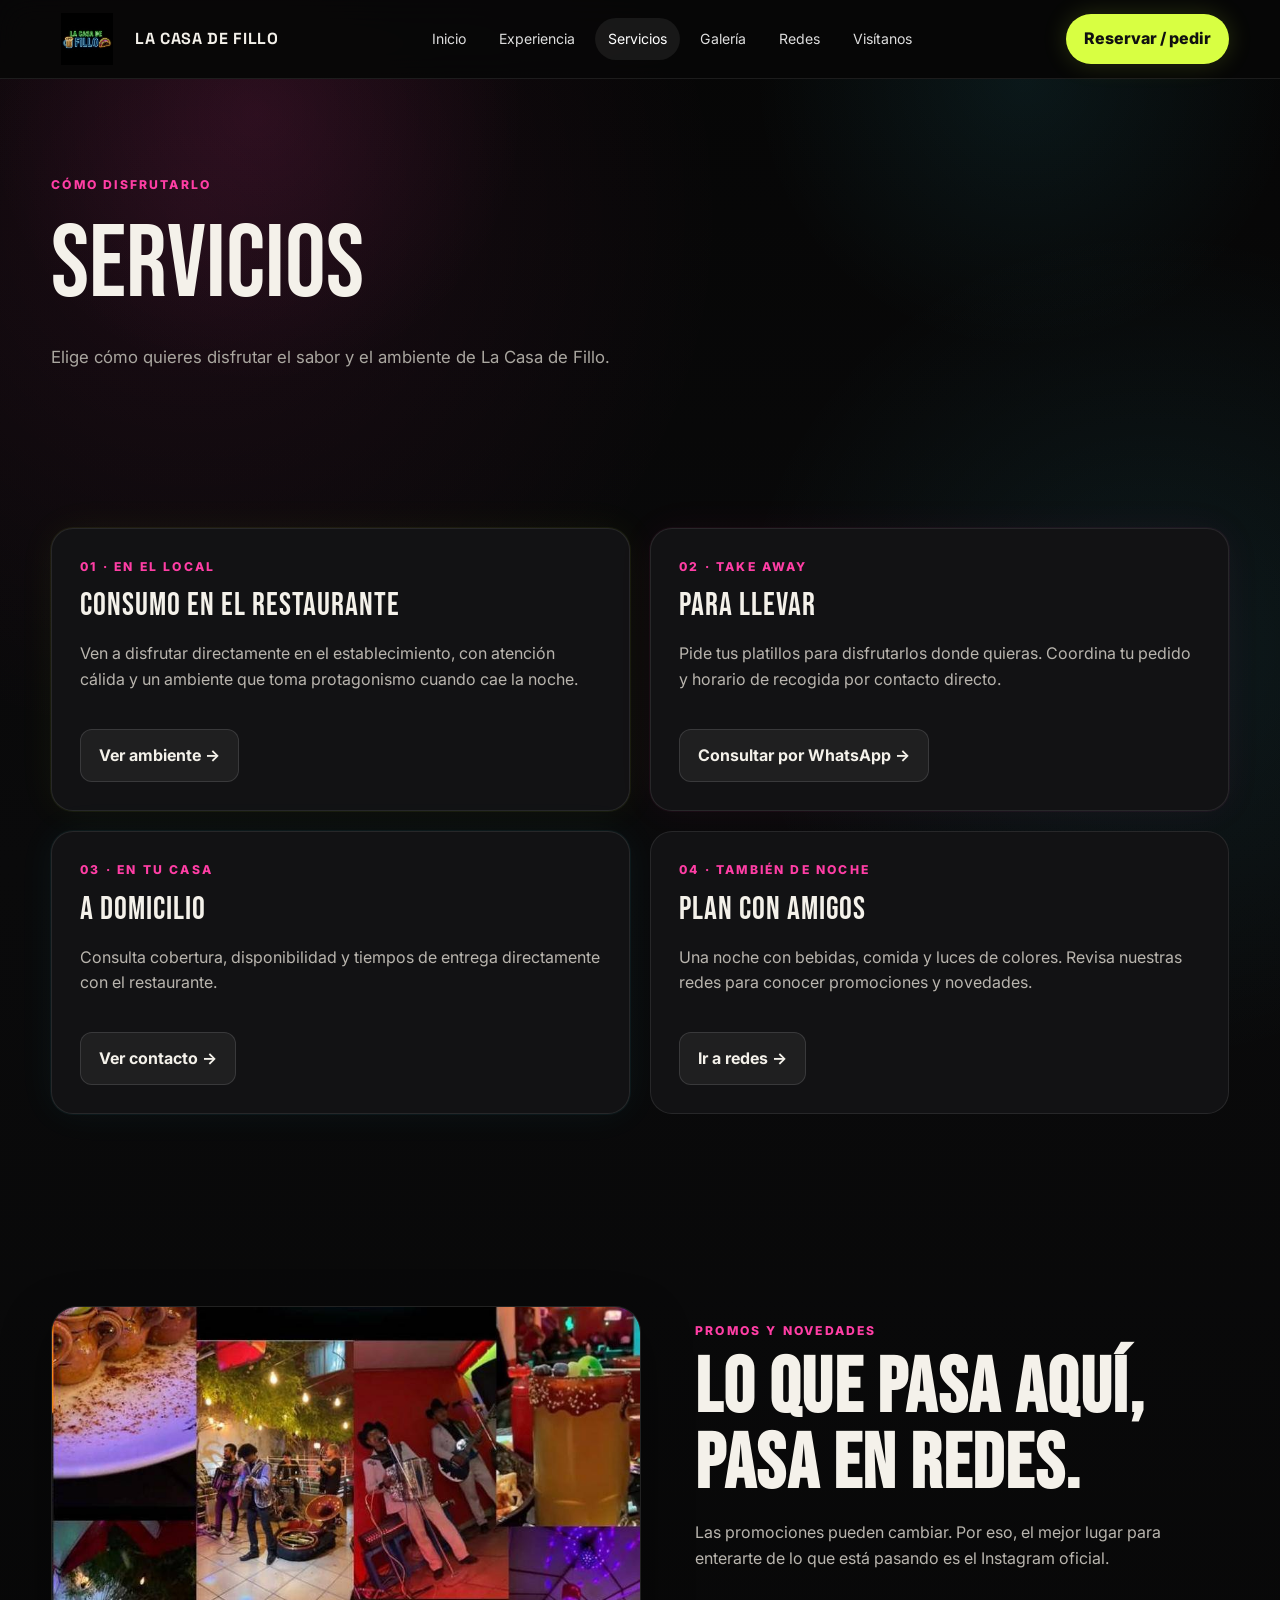
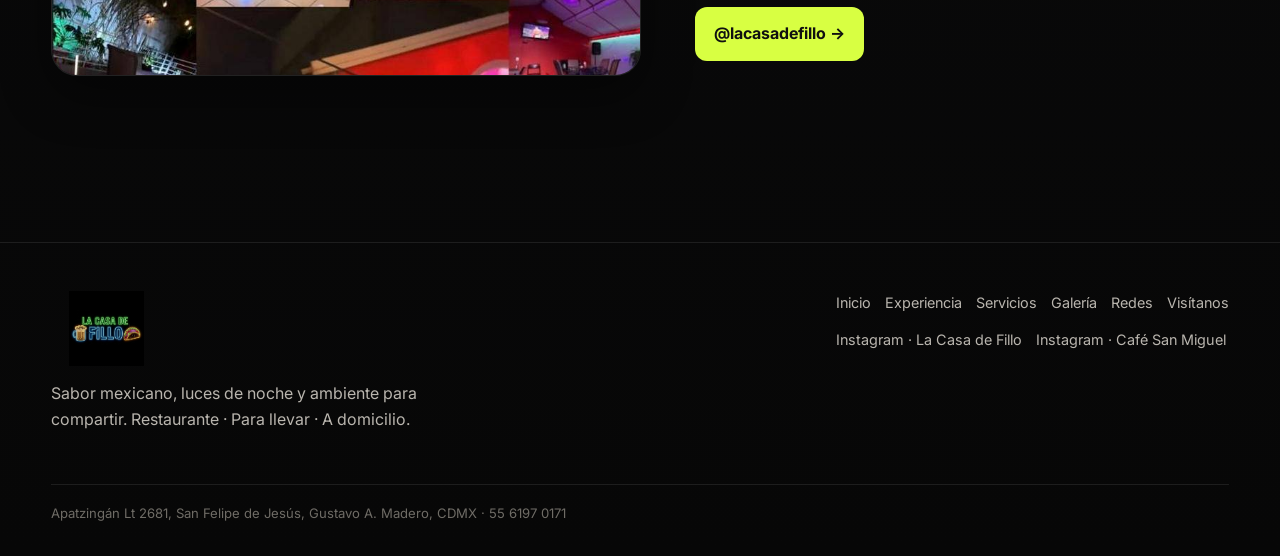
<file: servicios.html>
<!doctype html><html lang="es"><head><meta charset="UTF-8"><meta name="viewport" content="width=device-width, initial-scale=1.0"><meta name="theme-color" content="#070707"><title>Servicios · La Casa de Fillo</title><link rel="stylesheet" href="assets/styles.css"></head><body><header class="nav"><div class="container nav-inner"><a class="brand" href="index.html"><img src="assets/IMG-20261004-WA0051.jpg" alt="La Casa de Fillo"><span>LA CASA DE FILLO</span></a><button class="menu-toggle" aria-label="Abrir menú">☰</button><nav class="nav-links"><a href="index.html" class="">Inicio</a><a href="experiencia.html" class="">Experiencia</a><a href="servicios.html" class="active">Servicios</a><a href="galeria.html" class="">Galería</a><a href="redes.html" class="">Redes</a><a href="contacto.html" class="">Visítanos</a></nav><a class="cta" href="https://wa.me/525561970171" target="_blank" rel="noopener">Reservar / pedir</a></div></header><header class="page-head"><div class="container"><div class="section-kicker">Cómo disfrutarlo</div><h1>SERVICIOS</h1><p>Elige cómo quieres disfrutar el sabor y el ambiente de La Casa de Fillo.</p></div></header><section><div class="container"><div class="service-grid"><article class="service"><div class="section-kicker">01 · En el local</div><h3>CONSUMO EN EL RESTAURANTE</h3><p class="section-copy">Ven a disfrutar directamente en el establecimiento, con atención cálida y un ambiente que toma protagonismo cuando cae la noche.</p><div style="height:20px"></div><a class="btn" href="experiencia.html">Ver ambiente →</a></article><article class="service"><div class="section-kicker">02 · Take away</div><h3>PARA LLEVAR</h3><p class="section-copy">Pide tus platillos para disfrutarlos donde quieras. Coordina tu pedido y horario de recogida por contacto directo.</p><div style="height:20px"></div><a class="btn" href="https://wa.me/525561970171" target="_blank" rel="noopener">Consultar por WhatsApp →</a></article><article class="service"><div class="section-kicker">03 · En tu casa</div><h3>A DOMICILIO</h3><p class="section-copy">Consulta cobertura, disponibilidad y tiempos de entrega directamente con el restaurante.</p><div style="height:20px"></div><a class="btn" href="contacto.html">Ver contacto →</a></article><article class="service"><div class="section-kicker">04 · También de noche</div><h3>PLAN CON AMIGOS</h3><p class="section-copy">Una noche con bebidas, comida y luces de colores. Revisa nuestras redes para conocer promociones y novedades.</p><div style="height:20px"></div><a class="btn" href="redes.html">Ir a redes →</a></article></div></div></section><section><div class="container split"><div class="image-card land"><img src="assets/IMG-20261004-WA0045.jpg" alt="Collage de La Casa de Fillo"></div><div><div class="section-kicker">Promos y novedades</div><h2 class="section-title">LO QUE PASA AQUÍ, PASA EN REDES.</h2><p class="section-copy">Las promociones pueden cambiar. Por eso, el mejor lugar para enterarte de lo que está pasando es el Instagram oficial.</p><div style="height:20px"></div><a class="btn btn-neon" href="https://www.instagram.com/lacasadefillo/" target="_blank" rel="noopener">@lacasadefillo →</a></div></div></section><footer class="footer"><div class="container"><div class="footer-top"><div><img src="assets/IMG-20261004-WA0051.jpg" alt="La Casa de Fillo"><p class="section-copy" style="max-width:430px;margin-top:8px">Sabor mexicano, luces de noche y ambiente para compartir. Restaurante · Para llevar · A domicilio.</p></div><div><div class="footer-nav"><a href="index.html">Inicio</a><a href="experiencia.html">Experiencia</a><a href="servicios.html">Servicios</a><a href="galeria.html">Galería</a><a href="redes.html">Redes</a><a href="contacto.html">Visítanos</a></div><div class="footer-nav" style="margin-top:14px"><a href="https://www.instagram.com/lacasadefillo/" target="_blank" rel="noopener">Instagram · La Casa de Fillo</a><a href="https://www.instagram.com/cafedesanmiguel/" target="_blank" rel="noopener">Instagram · Café San Miguel</a></div></div></div><div class="footnote">Apatzingán Lt 2681, San Felipe de Jesús, Gustavo A. Madero, CDMX · 55 6197 0171</div></div></footer><script src="assets/app.js"></script></body></html>
</file>
<file: assets/styles.css>
@import url('https://fonts.googleapis.com/css2?family=Bebas+Neue&family=Inter:wght@400;500;600;700;800&family=Space+Grotesk:wght@500;600;700&display=swap');
:root{--bg:#070707;--bg2:#0e0e10;--panel:#121214;--ink:#f4f1ea;--muted:#aaa7a0;--line:rgba(255,255,255,.09);--neon:#d8ff42;--pink:#ff3ea5;--cyan:#3ee7ff;--red:#ff4545;--shadow:0 18px 50px rgba(0,0,0,.45)}
*{box-sizing:border-box}html{scroll-behavior:smooth}body{margin:0;background:radial-gradient(circle at 15% 10%,rgba(255,62,165,.08),transparent 24%),radial-gradient(circle at 90% 30%,rgba(62,231,255,.08),transparent 22%),linear-gradient(#060606,#0a0a0b 40%,#070707);color:var(--ink);font-family:Inter,system-ui,sans-serif;line-height:1.6}a{color:inherit;text-decoration:none}.container{width:min(1180px,92vw);margin:auto}.nav{position:sticky;top:0;z-index:30;background:rgba(7,7,7,.88);backdrop-filter:blur(16px);border-bottom:1px solid var(--line)}.nav-inner{height:78px;display:flex;align-items:center;justify-content:space-between;gap:20px}.brand{display:flex;align-items:center;gap:12px}.brand img{width:72px;height:52px;object-fit:contain}.brand span{font-family:'Space Grotesk';font-weight:700;letter-spacing:.04em}.nav-links{display:flex;align-items:center;gap:7px}.nav-links a{padding:10px 13px;border-radius:999px;color:#ddd;font-size:.88rem}.nav-links a:hover,.nav-links a.active{background:rgba(255,255,255,.07);color:white}.cta{display:inline-flex;align-items:center;justify-content:center;gap:8px;padding:12px 18px;border-radius:999px;background:var(--neon);color:#101010;font-weight:800;box-shadow:0 0 24px rgba(216,255,66,.17)}.menu-toggle{display:none;border:1px solid var(--line);background:var(--panel);color:white;border-radius:10px;padding:10px 12px}
.hero{position:relative;min-height:79vh;display:grid;align-items:end;overflow:hidden}.hero-bg{position:absolute;inset:0;background:linear-gradient(90deg,rgba(0,0,0,.94) 0%,rgba(0,0,0,.56) 38%,rgba(0,0,0,.28) 70%,rgba(0,0,0,.72) 100%),linear-gradient(180deg,rgba(0,0,0,.15) 40%,#070707 96%),url('../assets/IMG-20261004-WA0043.jpg') center/cover no-repeat;filter:saturate(1.15)}.hero-content{position:relative;z-index:1;padding:110px 0 90px;max-width:720px}.eyebrow{display:inline-flex;gap:8px;align-items:center;font-size:.75rem;font-weight:800;letter-spacing:.16em;text-transform:uppercase;color:var(--neon)}.eyebrow:before{content:'';width:24px;height:2px;background:var(--neon);box-shadow:0 0 12px var(--neon)}h1,h2,h3{margin:0;line-height:1}.display{font-family:'Bebas Neue';font-size:clamp(4.2rem,10vw,8rem);letter-spacing:.015em;max-width:720px;text-shadow:0 0 28px rgba(255,62,165,.12)}.display .accent{color:var(--neon)}.lead{font-size:1.08rem;color:#d6d2cb;max-width:620px;margin:22px 0 28px}.hero-actions{display:flex;gap:12px;flex-wrap:wrap}.btn{display:inline-flex;padding:13px 18px;border-radius:12px;border:1px solid rgba(255,255,255,.12);background:rgba(255,255,255,.055);font-weight:700}.btn:hover{border-color:rgba(255,255,255,.28);transform:translateY(-1px)}.btn-ghost{background:transparent}.btn-neon{background:var(--neon);color:#101010;border-color:transparent}.floating-note{position:absolute;right:4vw;bottom:70px;z-index:2;width:min(270px,33vw);border:1px solid rgba(216,255,66,.25);background:rgba(10,10,10,.76);padding:18px;border-radius:18px;box-shadow:0 0 30px rgba(216,255,66,.08)}.floating-note .big{font:3rem 'Bebas Neue';color:var(--neon)}
section{padding:96px 0}.section-kicker{font-size:.76rem;font-weight:800;text-transform:uppercase;letter-spacing:.18em;color:var(--pink);margin-bottom:10px}.section-title{font-family:'Bebas Neue';font-size:clamp(3rem,6vw,5rem);letter-spacing:.02em}.section-copy{color:#b9b5ae;max-width:680px}.split{display:grid;grid-template-columns:1.05fr .95fr;gap:54px;align-items:center}.image-card{position:relative;border-radius:26px;overflow:hidden;box-shadow:var(--shadow);border:1px solid var(--line);background:#0c0c0c}.image-card img{width:100%;display:block;object-fit:cover}.image-card.tall img{aspect-ratio:4/5}.image-card.land img{aspect-ratio:16/10}.tag{position:absolute;left:16px;top:16px;background:rgba(0,0,0,.72);border:1px solid rgba(255,255,255,.14);padding:7px 10px;border-radius:999px;font-size:.74rem;font-weight:800}
.cards{display:grid;grid-template-columns:repeat(3,1fr);gap:18px}.card{background:linear-gradient(180deg,rgba(255,255,255,.045),rgba(255,255,255,.018));border:1px solid var(--line);border-radius:22px;padding:26px;min-height:230px;box-shadow:var(--shadow)}.card:hover{border-color:rgba(216,255,66,.2);transform:translateY(-3px)}.icon{width:44px;height:44px;display:grid;place-items:center;border-radius:14px;background:rgba(216,255,66,.09);color:var(--neon);font-size:1.2rem;margin-bottom:18px}.card h3{font:1.65rem 'Space Grotesk';margin-bottom:10px}.card p{margin:0;color:#aaa7a0}
.mosaic{display:grid;grid-template-columns:1.35fr .8fr .8fr;gap:16px;grid-auto-rows:230px}.mosaic .tile{border-radius:22px;overflow:hidden;border:1px solid var(--line);position:relative}.mosaic img{width:100%;height:100%;object-fit:cover}.tile .overlay{position:absolute;inset:auto 0 0;padding:18px;background:linear-gradient(transparent,rgba(0,0,0,.85));font-weight:700}.span2{grid-row:span 2}.wide{grid-column:span 2}
.band{border-block:1px solid var(--line);background:linear-gradient(90deg,rgba(216,255,66,.05),rgba(255,62,165,.05),rgba(62,231,255,.05));padding:25px 0}.band-inner{display:flex;align-items:center;justify-content:space-between;gap:20px}.band strong{font-family:'Bebas Neue';font-size:2.5rem}.band small{color:#aaa7a0}.quote{font-family:'Bebas Neue';font-size:clamp(2.6rem,5vw,4.6rem);max-width:820px;letter-spacing:.02em}.quote span{color:var(--pink)}
.page-head{padding:96px 0 44px;background:radial-gradient(circle at 20% 10%,rgba(255,62,165,.1),transparent 25%),radial-gradient(circle at 80% 0%,rgba(62,231,255,.08),transparent 25%)}.page-head h1{font:clamp(4rem,8vw,6.5rem) 'Bebas Neue'}.page-head p{max-width:720px;color:#aaa7a0;font-size:1.05rem}.service-grid{display:grid;grid-template-columns:1fr 1fr;gap:20px}.service{padding:28px;border-radius:22px;border:1px solid var(--line);background:var(--panel);min-height:230px}.service h3{font:2rem 'Bebas Neue';letter-spacing:.03em}.service:nth-child(1){box-shadow:0 0 0 1px rgba(216,255,66,.06),0 0 38px rgba(216,255,66,.05)}.service:nth-child(2){box-shadow:0 0 0 1px rgba(255,62,165,.05),0 0 38px rgba(255,62,165,.05)}.service:nth-child(3){box-shadow:0 0 0 1px rgba(62,231,255,.05),0 0 38px rgba(62,231,255,.05)}
.gallery{display:grid;grid-template-columns:repeat(12,1fr);gap:14px}.gallery figure{margin:0;border-radius:20px;overflow:hidden;border:1px solid var(--line);background:#0d0d0e;position:relative;cursor:pointer}.gallery img{width:100%;height:100%;object-fit:cover;display:block;transition:transform .35s ease;filter:saturate(1.1)}.gallery figure:hover img{transform:scale(1.04)}.gallery figcaption{position:absolute;left:12px;bottom:12px;background:rgba(0,0,0,.68);padding:7px 9px;border-radius:999px;font-size:.72rem;font-weight:700}.g-1{grid-column:span 5;height:520px}.g-2{grid-column:span 7;height:260px}.g-3{grid-column:span 3;height:246px}.g-4{grid-column:span 4;height:246px}.g-5{grid-column:span 5;height:246px}.g-6{grid-column:span 7;height:360px}.g-7{grid-column:span 5;height:360px}.g-8{grid-column:span 4;height:300px}.g-9{grid-column:span 4;height:300px}.g-10{grid-column:span 4;height:300px}.g-11{grid-column:span 5;height:400px}.g-12{grid-column:span 7;height:400px}.g-13{grid-column:span 6;height:330px}.g-14{grid-column:span 6;height:330px}
.contact-grid{display:grid;grid-template-columns:1fr 1.05fr;gap:22px}.contact-card{border:1px solid var(--line);border-radius:24px;background:var(--panel);padding:30px}.contact-list{display:grid;gap:14px;margin:24px 0}.contact-item{display:flex;gap:14px;align-items:flex-start;padding:16px;border-radius:16px;background:#0b0b0c;border:1px solid var(--line)}.contact-item strong{display:block}.contact-item span{color:#a8a49d;font-size:.92rem}.mapbox{min-height:100%;padding:0;overflow:hidden}.mapbox iframe{width:100%;height:100%;min-height:450px;border:0;filter:grayscale(1) contrast(1.1) brightness(.72)}
.social-grid{display:grid;grid-template-columns:1fr 1fr;gap:20px}.social-card{padding:28px;border-radius:24px;border:1px solid var(--line);background:var(--panel)}.handle{font:2.1rem 'Space Grotesk';margin:7px 0 10px}.social-card p{color:#aaa7a0}.social-card .mini{width:100%;aspect-ratio:4/3;object-fit:cover;border-radius:18px;margin:15px 0;border:1px solid var(--line)}
.footer{padding:48px 0 32px;border-top:1px solid var(--line);margin-top:70px}.footer-top{display:flex;justify-content:space-between;gap:30px;align-items:flex-start}.footer img{width:110px;height:75px;object-fit:contain}.footer-nav{display:flex;gap:14px;flex-wrap:wrap;color:#b9b5ae;font-size:.9rem}.footnote{margin-top:35px;color:#6f6c66;font-size:.82rem;border-top:1px solid var(--line);padding-top:18px}
.lightbox{position:fixed;inset:0;background:rgba(0,0,0,.92);display:none;align-items:center;justify-content:center;padding:30px;z-index:80}.lightbox.show{display:flex}.lightbox img{max-width:92vw;max-height:88vh;border-radius:16px;border:1px solid rgba(255,255,255,.15);box-shadow:0 25px 90px #000}.close{position:absolute;right:25px;top:18px;background:#18181a;color:white;border:1px solid var(--line);width:44px;height:44px;border-radius:50%;font-size:1.2rem}
@media(max-width:900px){.nav-links{display:none}.menu-toggle{display:block}.nav.open .nav-links{display:flex;position:absolute;top:78px;left:0;right:0;padding:14px;background:rgba(7,7,7,.98);border-bottom:1px solid var(--line);flex-direction:column;align-items:stretch}.nav.open .nav-links a{padding:12px 16px}.nav-inner .cta{display:none}.hero{min-height:82vh}.hero-bg{background-position:58% center}.floating-note{position:relative;right:auto;bottom:auto;margin:0 0 40px;width:fit-content}.hero-content{padding:100px 0 40px}.split,.contact-grid,.social-grid,.service-grid{grid-template-columns:1fr}.cards{grid-template-columns:1fr}.mosaic{grid-template-columns:1fr 1fr;grid-auto-rows:210px}.wide{grid-column:span 2}.span2{grid-row:span 2}.gallery{grid-template-columns:1fr 1fr}.gallery figure{grid-column:span 1!important;height:260px}.gallery figure:nth-child(1),.gallery figure:nth-child(6),.gallery figure:nth-child(11),.gallery figure:nth-child(12){grid-column:span 2!important}.footer-top{flex-direction:column}}
@media(max-width:560px){section{padding:70px 0}.display{font-size:4.1rem}.hero{min-height:88vh}.hero-content{padding-top:120px}.mosaic{grid-template-columns:1fr}.wide{grid-column:auto}.span2{grid-row:auto}.gallery{grid-template-columns:1fr}.gallery figure,.gallery figure:nth-child(n){grid-column:auto!important;height:300px}.page-head{padding-top:75px}.brand span{display:none}}
</file>
